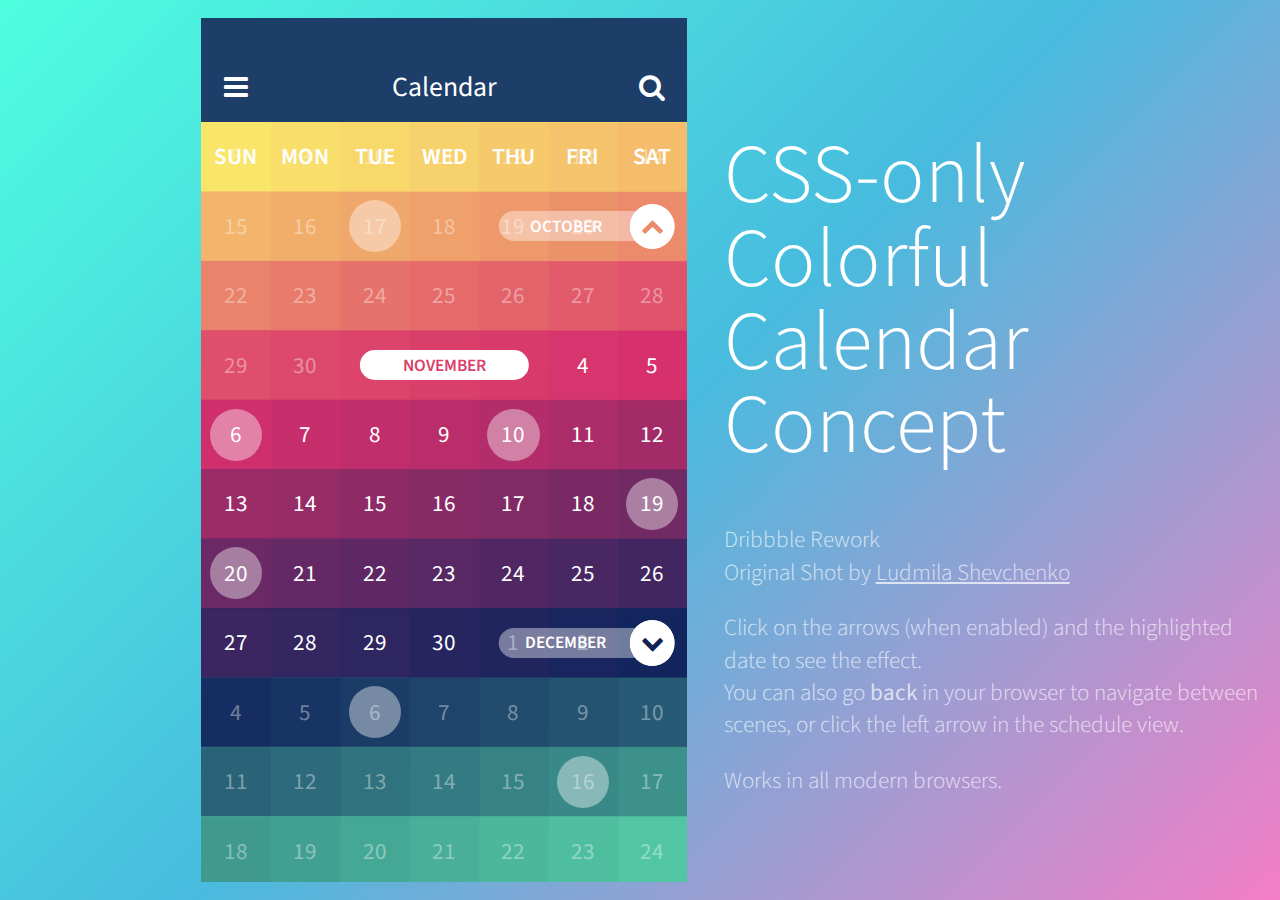
<file: Animated Calender/index.html>
<!DOCTYPE html>
<html>
	<head>
		<title></title>
		<meta charset="utf-8">
		<meta name="viewport" content="width=device-width, initial-scale=1.0">
		<link rel="stylesheet" href="https://stackpath.bootstrapcdn.com/font-awesome/4.7.0/css/font-awesome.min.css" integrity="sha384-wvfXpqpZZVQGK6TAh5PVlGOfQNHSoD2xbE+QkPxCAFlNEevoEH3Sl0sibVcOQVnN" crossorigin="anonymous">
		<link rel="stylesheet" type="text/css" href="style.css">
	</head>
	<body>
		<div class="route" id="index"></div>
<div class="route" id="oct-week-3"></div>
<div class="route" id="oct-week-4"></div>
<div class="route" id="nov-week-1"></div>
<div class="route" id="schedule"></div>
<main class="cal-device">
  <header class="cal-header">
    <div class="cal-subheader"></div>
    <div class="cal-bar">
      <div class="cal-button -left">
        <i class="fa fa-bars -calendar"></i>
        <a href="#index" class="fa fa-chevron-left -schedule"></a>
      </div>
      <div class="cal-title">
        <div class="cal-heading -calendar">Calendar</div>
        <div class="cal-heading -schedule">Wednesday, November 10</div>
      </div>
      <div class="cal-button -right">
        <i class="fa fa-search"></i>
      </div>
    </div>
  </header>
  <section class="cal-app">
    <header class="cal-week">
      <div class="cal-weekday">SUN</div>
      <div class="cal-weekday">MON</div>
      <div class="cal-weekday">TUE</div>
      <div class="cal-weekday">WED</div>
      <div class="cal-weekday">THU</div>
      <div class="cal-weekday">FRI</div>
      <div class="cal-weekday">SAT</div>
    </header>
    <div class="cal-scene -calendar">
      <div class="cal-month -october">
        <header class="cal-header">
          <a class="cal-link" href="#oct-week-1"><span>October</span></a>
          <a class="cal-arrow" href="#nov-week-1"><i class="fa fa-chevron-up"></i></a>
          <a class="cal-arrow" href="#oct-week-4"><i class="fa fa-chevron-up"></i></a>
        </header>
        <a class="cal-day"></a>
        <a class="cal-day"></a>
        <a class="cal-day"></a>
        <a class="cal-day"></a>
        <a class="cal-day"></a>
        <a class="cal-day"></a>
        <a class="cal-day"></a>
        <a class="cal-day"></a>
        <a class="cal-day"></a>
        <a class="cal-day"></a>
        <a class="cal-day"></a>
        <a class="cal-day"></a>
        <a class="cal-day"></a>
        <a class="cal-day"></a>
        <a class="cal-day"></a>
        <a class="cal-day"></a>
        <a href="#schedule"  class="cal-day"></a>
        <a class="cal-day"></a>
        <a class="cal-day"></a>
        <a class="cal-day"></a>
        <a class="cal-day"></a>
        <a class="cal-day"></a>
        <a class="cal-day"></a>
        <a class="cal-day"></a>
        <a class="cal-day"></a>
        <a class="cal-day"></a>
        <a class="cal-day"></a>
        <a class="cal-day"></a>
        <a class="cal-day"></a>
        <a class="cal-day"></a>
      </div>
      <div class="cal-month -november">
        <header class="cal-header">
          <a class="cal-link" href="#nov-week-1"><span>November</span></a>
          <a class="cal-arrow"><i class="fa fa-chevron-up"></i></a>
        </header>
        <a class="cal-day"></a>
        <a class="cal-day"></a>
        <a class="cal-day"></a>
        <a class="cal-day"></a>
        <a class="cal-day"></a>
        <a href="#schedule" class="cal-day"></a>
        <a class="cal-day"></a>
        <a class="cal-day"></a>
        <a class="cal-day"></a>
        <a href="#schedule" class="cal-day"></a>
        <a class="cal-day"></a>
        <a class="cal-day"></a>
        <a class="cal-day"></a>
        <a class="cal-day"></a>
        <a class="cal-day"></a>
        <a class="cal-day"></a>
        <a class="cal-day"></a>
        <a class="cal-day"></a>
        <a href="#schedule" class="cal-day"></a>
        <a href="#schedule" class="cal-day"></a>
        <a class="cal-day"></a>
        <a class="cal-day"></a>
        <a class="cal-day"></a>
        <a class="cal-day"></a>
        <a class="cal-day"></a>
        <a class="cal-day"></a>
        <a class="cal-day"></a>
        <a class="cal-day"></a>
        <a class="cal-day"></a>
        <a class="cal-day"></a>
      </div>
      <div class="cal-month -december">
        <header class="cal-header">
          <a class="cal-link"><span>December</span></a>
          <a class="cal-arrow" href="#nov-week-1"><i class="fa fa-chevron-down"></i></a>
          <a class="cal-arrow" href="#oct-week-3"><i class="fa fa-chevron-down"></i></a>
        </header>
        <a class="cal-day"></a>
        <a class="cal-day"></a>
        <a class="cal-day"></a>
        <a class="cal-day"></a>
        <a class="cal-day"></a>
        <a href="#schedule" class="cal-day"></a>
        <a class="cal-day"></a>
        <a class="cal-day"></a>
        <a class="cal-day"></a>
        <a class="cal-day"></a>
        <a class="cal-day"></a>
        <a class="cal-day"></a>
        <a class="cal-day"></a>
        <a class="cal-day"></a>
        <a class="cal-day"></a>
        <a href="#schedule" class="cal-day"></a>
        <a class="cal-day"></a>
        <a class="cal-day"></a>
        <a class="cal-day"></a>
        <a class="cal-day"></a>
        <a class="cal-day"></a>
        <a class="cal-day"></a>
        <a class="cal-day"></a>
        <a class="cal-day"></a>
        <a class="cal-day"></a>
        <a class="cal-day"></a>
        <a class="cal-day"></a>
        <a class="cal-day"></a>
        <a class="cal-day"></a>
        <a class="cal-day"></a>
        <a class="cal-day"></a>
      </div>
      <div class="cal-month -january">
        <header class="cal-header">
          <div class="cal-link"><span>January</span></div>
          <a class="cal-arrow" href="#oct-week-4"><i class="fa fa-chevron-down"></i></a>
        </header>
        <a class="cal-day"></a>
        <a class="cal-day"></a>
        <a class="cal-day"></a>
        <a class="cal-day"></a>
        <a class="cal-day"></a>
        <a class="cal-day"></a>
        <a class="cal-day"></a>
        <a class="cal-day"></a>
        <a class="cal-day"></a>
        <a class="cal-day"></a>
        <a class="cal-day"></a>
        <a class="cal-day"></a>
        <a class="cal-day"></a>
        <a class="cal-day"></a>
      </div>
    </div>
    <div class="cal-scene -schedule">
      <div class="cal-item">
        <div class="cal-time"><span>08:00</span></div>
        <div class="cal-task">
          <p>wake up</p>
        </div>
      </div>
      <div class="cal-item -long">
        <div class="cal-time"><span>12:15</span></div>
        <div class="cal-task">
          <p>meeting with the team, discussing the project requirements</p>
        </div>
      </div>
      <div class="cal-item">
        <div class="cal-time"><span>13:00</span></div>
        <div class="cal-task">
          <p>lunch with Peter</p>
          <a><i class="fa fa-map-marker"></i>cafe <q>Petit brasserie</q></a>
        </div>
      </div>
      <div class="cal-item">
        <div class="cal-time"><span>14:30</span></div>
        <div class="cal-task">
          <p>call with Johnathan and Stevie</p>
        </div>
      </div>
      <div class="cal-item -long">
        <div class="cal-time"><span>16:45</span></div>
        <div class="cal-task">
          <p>project presentation</p>
          <a><i class="fa fa-map-marker"></i>Head Office</a>
        </div>
      </div>
      <div class="cal-item">
        <div class="cal-time"><span>18:00</span></div>
        <div class="cal-task">
          <p>call with Johnathan and Stevie</p>
        </div>
      </div>
      <div class="cal-item -long">
        <div class="cal-time"><span>19:00</span></div>
        <div class="cal-task">
          <p>David's birthday party</p>
          <a><i class="fa fa-map-marker"></i>bar <q>Tailor's John</q></a>
        </div>
      </div>
      <div class="cal-item">
        <div class="cal-time"></div>
        <div class="cal-task"></div>
      </div>
    </div>
  </section>
</main>
<div class="meta">
  <h1>CSS-only Colorful <br>Calendar Concept</h1>
  <p>
    Dribbble Rework<br />
    Original Shot by <a href="https://dribbble.com/shots/2335073-Calendar-App-Animation" target="_blank">Ludmila Shevchenko</a>
  </p>
  <p>
    Click on the arrows (when enabled) and the highlighted date to see the effect.<br>
    You can also go <strong>back</strong> in your browser to navigate between scenes, or click the left arrow in the schedule view.
  </p>
  <p>
    Works in all modern browsers.
  </p>
</div>
		<script type="text/javascript"></script>
	</body>
</html>
</file>
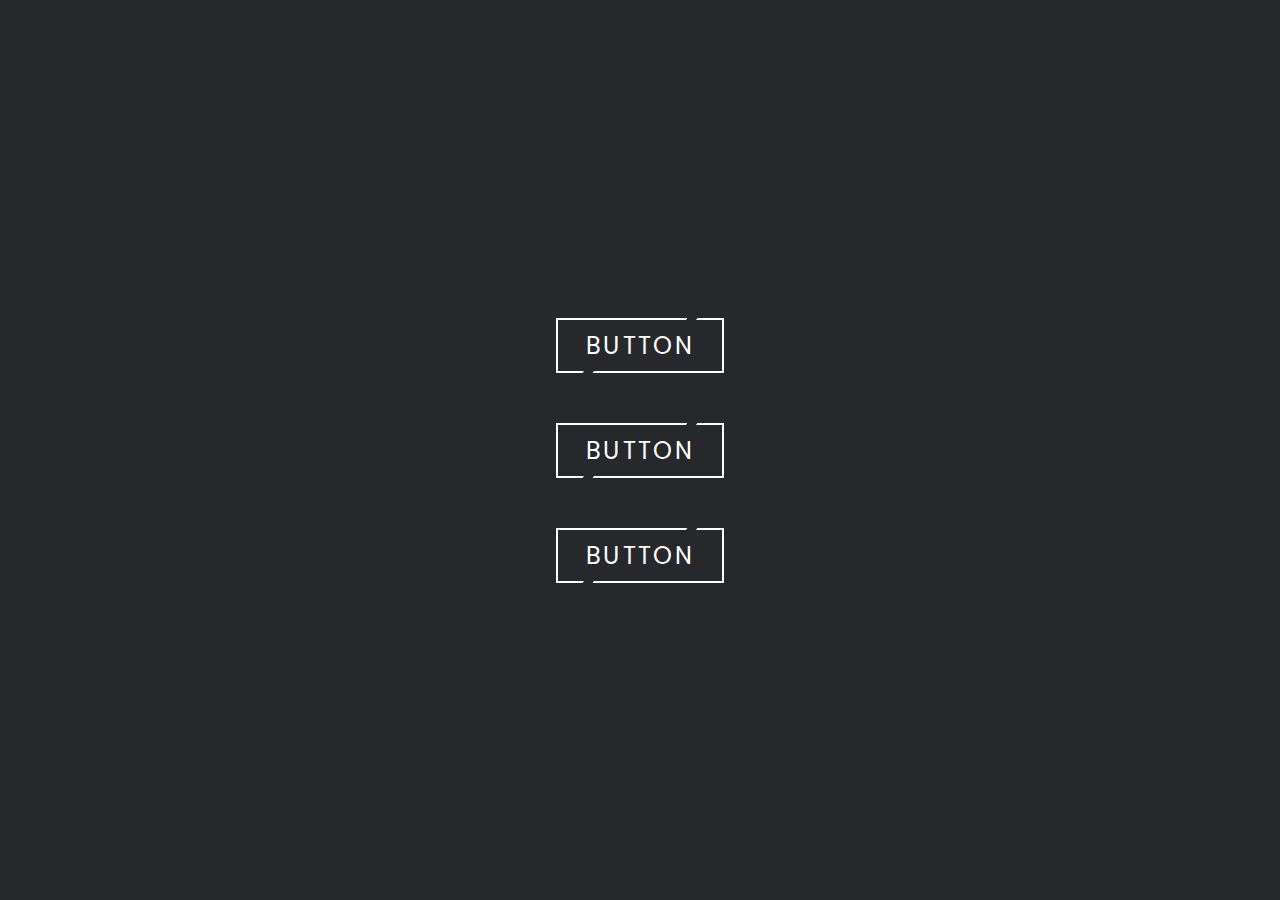
<file: Modern CSS Glowing Button Hover Effects/index.html>
<!DOCTYPE html>
<html lang="en" >
<head>
  <meta charset="UTF-8">
  <title>Cool CSS Glowing Button</title>
  <link rel="stylesheet" href="style.css">

</head>
<body>
<!-- partial:index.partial.html -->
<body>
  <a href="#" style="--clr:#1e9bff"><span>Button</span><i></i></a>
  <a href="#" style="--clr:#6eff3e"><span>Button</span><i></i></a>
  <a href="#" style="--clr:#ff1867"><span>Button</span><i></i></a>
</body>
<!-- partial -->
  
</body>
</html>
</file>
<file: Animated Calender/style.css>
@import url(https://fonts.googleapis.com/css?family=Source+Sans+Pro:300,400,600);
 .cal-scene, .cal-button > *, .cal-title > .cal-heading, .cal-day {
	 transition: all 0.6s cubic-bezier(0.645, 0.045, 0.355, 1);
}
 [id="index"]:target ~ .cal-device .cal-scene.-calendar > .cal-month, [id="index"]:target ~ .cal-device .cal-scene.-calendar > .cal-header {
	 animation: fade-in 0.6s 0.3s cubic-bezier(0.645, 0.045, 0.355, 1) both;
}
 @keyframes fade-in {
	 from {
		 opacity: 0;
	}
	 to {
		 opacity: 1;
	}
}
 [id="oct-week-3"]:target ~ .cal-device [href="#oct-week-3"] {
	 cursor: default;
}
 [id="oct-week-3"]:target ~ .cal-device .cal-app {
	 background: linear-gradient(#fbec6b, #f4bc6b, #eb8b6b, #e0536b, #d6306d, #a32c68, #722a65, #422662, #12255d, #275b75, #3c918b, #52c6a2, #66f8b6);
}
 [id="oct-week-4"]:target ~ .cal-device .cal-month {
	 transform: translateY(-7.7142857143vh);
}
 [id="oct-week-4"]:target ~ .cal-device .cal-month.-october > .cal-header {
	 transform: translateY(7.7142857143vh) translateX(30.8571428571vh);
}
 [id="oct-week-4"]:target ~ .cal-device .cal-scene.-calendar:before {
	 box-shadow: 0vh 7.7142857143vh #f3b56b, 7.7142857143vh 7.7142857143vh #f1ae6b, 15.4285714286vh 7.7142857143vh #f0a76b, 23.1428571429vh 7.7142857143vh #efa06b, 30.8571428571vh 7.7142857143vh #ee996b, 38.5714285714vh 7.7142857143vh #ec926b, 46.2857142857vh 7.7142857143vh #eb8b6b, 0vh 15.4285714286vh #e9836b, 7.7142857143vh 15.4285714286vh #e87b6b, 15.4285714286vh 15.4285714286vh #e6736b, 23.1428571429vh 15.4285714286vh #e56b6b, 30.8571428571vh 15.4285714286vh #e3636b, 38.5714285714vh 15.4285714286vh #e25b6b, 46.2857142857vh 15.4285714286vh #e0536b, 0vh 23.1428571429vh #df4e6b, 7.7142857143vh 23.1428571429vh #dd496c, 15.4285714286vh 23.1428571429vh #dc446c, 23.1428571429vh 23.1428571429vh #da3f6c, 30.8571428571vh 23.1428571429vh #d93a6c, 38.5714285714vh 23.1428571429vh #d7356d, 46.2857142857vh 23.1428571429vh #d6306d, 0vh 30.8571428571vh #cf2f6c, 7.7142857143vh 30.8571428571vh #c72f6c, 15.4285714286vh 30.8571428571vh #c02e6b, 23.1428571429vh 30.8571428571vh #b92e6a, 30.8571428571vh 30.8571428571vh #b22d69, 38.5714285714vh 30.8571428571vh #aa2d69, 46.2857142857vh 30.8571428571vh #a32c68, 0vh 38.5714285714vh #9c2c68, 7.7142857143vh 38.5714285714vh #952b67, 15.4285714286vh 38.5714285714vh #8e2b67, 23.1428571429vh 38.5714285714vh #872b66, 30.8571428571vh 38.5714285714vh #802b66, 38.5714285714vh 38.5714285714vh #792a65, 46.2857142857vh 38.5714285714vh #722a65, 0vh 46.2857142857vh #6b2965, 7.7142857143vh 46.2857142857vh #642964, 15.4285714286vh 46.2857142857vh #5d2864, 23.1428571429vh 46.2857142857vh #572863, 30.8571428571vh 46.2857142857vh #502763, 38.5714285714vh 46.2857142857vh #492762, 46.2857142857vh 46.2857142857vh #422662, 0vh 54vh #3b2661, 7.7142857143vh 54vh #342661, 15.4285714286vh 54vh #2d2660, 23.1428571429vh 54vh #27255f, 30.8571428571vh 54vh #20255e, 38.5714285714vh 54vh #19255e, 46.2857142857vh 54vh #12255d, 0vh 61.7142857143vh #152d60, 7.7142857143vh 61.7142857143vh #183464, 15.4285714286vh 61.7142857143vh #1b3c67, 23.1428571429vh 61.7142857143vh #1e446b, 30.8571428571vh 61.7142857143vh #214c6e, 38.5714285714vh 61.7142857143vh #245372, 46.2857142857vh 61.7142857143vh #275b75, 0vh 69.4285714286vh #2a6378, 7.7142857143vh 69.4285714286vh #2d6a7b, 15.4285714286vh 69.4285714286vh #30727e, 23.1428571429vh 69.4285714286vh #337a82, 30.8571428571vh 69.4285714286vh #368285, 38.5714285714vh 69.4285714286vh #398988, 46.2857142857vh 69.4285714286vh #3c918b, 0vh 77.1428571429vh #3f998e, 7.7142857143vh 77.1428571429vh #42a092, 15.4285714286vh 77.1428571429vh #45a895, 23.1428571429vh 77.1428571429vh #49af98, 30.8571428571vh 77.1428571429vh #4cb79b, 38.5714285714vh 77.1428571429vh #4fbe9f, 46.2857142857vh 77.1428571429vh #52c6a2, 0vh 84.8571428571vh #55cda5, 7.7142857143vh 84.8571428571vh #58d4a8, 15.4285714286vh 84.8571428571vh #5bdbab, 23.1428571429vh 84.8571428571vh #5de3ad, 30.8571428571vh 84.8571428571vh #60eab0, 38.5714285714vh 84.8571428571vh #63f1b3, 46.2857142857vh 84.8571428571vh #66f8b6, 0vh 92.5714285714vh #6df8b9, 7.7142857143vh 92.5714285714vh #74f9bd, 15.4285714286vh 92.5714285714vh #7bf9c0, 23.1428571429vh 92.5714285714vh #82f9c3, 30.8571428571vh 92.5714285714vh #89fac7, 38.5714285714vh 92.5714285714vh #90faca, 46.2857142857vh 92.5714285714vh #97facd;
}
 [id="oct-week-4"]:target ~ .cal-device .cal-app {
	 background: linear-gradient(#f4bc6b, #eb8b6b, #e0536b, #d6306d, #a32c68, #722a65, #422662, #12255d, #275b75, #3c918b, #52c6a2, #66f8b6);
}
 [id="oct-week-4"]:target ~ .cal-device [href="#oct-week-4"] {
	 z-index: -1;
}
 [id="nov-week-1"]:target ~ .cal-device .cal-month {
	 transform: translateY(-15.4285714286vh);
}
 [id="nov-week-1"]:target ~ .cal-device .cal-month.-october > .cal-header {
	 transform: translateY(7.7142857143vh) translateX(30.8571428571vh);
	 opacity: 0;
}
 [id="nov-week-1"]:target ~ .cal-device .cal-app {
	 background: linear-gradient(#eb8b6b, #e0536b, #d6306d, #a32c68, #722a65, #422662, #12255d, #275b75, #3c918b, #52c6a2, #66f8b6);
}
 [id="nov-week-1"]:target ~ .cal-device .cal-scene.-calendar:before {
	 box-shadow: 0vh 7.7142857143vh #e9836b, 7.7142857143vh 7.7142857143vh #e87b6b, 15.4285714286vh 7.7142857143vh #e6736b, 23.1428571429vh 7.7142857143vh #e56b6b, 30.8571428571vh 7.7142857143vh #e3636b, 38.5714285714vh 7.7142857143vh #e25b6b, 46.2857142857vh 7.7142857143vh #e0536b, 0vh 15.4285714286vh #df4e6b, 7.7142857143vh 15.4285714286vh #dd496c, 15.4285714286vh 15.4285714286vh #dc446c, 23.1428571429vh 15.4285714286vh #da3f6c, 30.8571428571vh 15.4285714286vh #d93a6c, 38.5714285714vh 15.4285714286vh #d7356d, 46.2857142857vh 15.4285714286vh #d6306d, 0vh 23.1428571429vh #cf2f6c, 7.7142857143vh 23.1428571429vh #c72f6c, 15.4285714286vh 23.1428571429vh #c02e6b, 23.1428571429vh 23.1428571429vh #b92e6a, 30.8571428571vh 23.1428571429vh #b22d69, 38.5714285714vh 23.1428571429vh #aa2d69, 46.2857142857vh 23.1428571429vh #a32c68, 0vh 30.8571428571vh #9c2c68, 7.7142857143vh 30.8571428571vh #952b67, 15.4285714286vh 30.8571428571vh #8e2b67, 23.1428571429vh 30.8571428571vh #872b66, 30.8571428571vh 30.8571428571vh #802b66, 38.5714285714vh 30.8571428571vh #792a65, 46.2857142857vh 30.8571428571vh #722a65, 0vh 38.5714285714vh #6b2965, 7.7142857143vh 38.5714285714vh #642964, 15.4285714286vh 38.5714285714vh #5d2864, 23.1428571429vh 38.5714285714vh #572863, 30.8571428571vh 38.5714285714vh #502763, 38.5714285714vh 38.5714285714vh #492762, 46.2857142857vh 38.5714285714vh #422662, 0vh 46.2857142857vh #3b2661, 7.7142857143vh 46.2857142857vh #342661, 15.4285714286vh 46.2857142857vh #2d2660, 23.1428571429vh 46.2857142857vh #27255f, 30.8571428571vh 46.2857142857vh #20255e, 38.5714285714vh 46.2857142857vh #19255e, 46.2857142857vh 46.2857142857vh #12255d, 0vh 54vh #152d60, 7.7142857143vh 54vh #183464, 15.4285714286vh 54vh #1b3c67, 23.1428571429vh 54vh #1e446b, 30.8571428571vh 54vh #214c6e, 38.5714285714vh 54vh #245372, 46.2857142857vh 54vh #275b75, 0vh 61.7142857143vh #2a6378, 7.7142857143vh 61.7142857143vh #2d6a7b, 15.4285714286vh 61.7142857143vh #30727e, 23.1428571429vh 61.7142857143vh #337a82, 30.8571428571vh 61.7142857143vh #368285, 38.5714285714vh 61.7142857143vh #398988, 46.2857142857vh 61.7142857143vh #3c918b, 0vh 69.4285714286vh #3f998e, 7.7142857143vh 69.4285714286vh #42a092, 15.4285714286vh 69.4285714286vh #45a895, 23.1428571429vh 69.4285714286vh #49af98, 30.8571428571vh 69.4285714286vh #4cb79b, 38.5714285714vh 69.4285714286vh #4fbe9f, 46.2857142857vh 69.4285714286vh #52c6a2, 0vh 77.1428571429vh #55cda5, 7.7142857143vh 77.1428571429vh #58d4a8, 15.4285714286vh 77.1428571429vh #5bdbab, 23.1428571429vh 77.1428571429vh #5de3ad, 30.8571428571vh 77.1428571429vh #60eab0, 38.5714285714vh 77.1428571429vh #63f1b3, 46.2857142857vh 77.1428571429vh #66f8b6, 0vh 84.8571428571vh #6df8b9, 7.7142857143vh 84.8571428571vh #74f9bd, 15.4285714286vh 84.8571428571vh #7bf9c0, 23.1428571429vh 84.8571428571vh #82f9c3, 30.8571428571vh 84.8571428571vh #89fac7, 38.5714285714vh 84.8571428571vh #90faca, 46.2857142857vh 84.8571428571vh #97facd;
}
 [id="nov-week-2"]:target ~ .cal-device .cal-month {
	 transform: translateY(-23.1428571429vh);
}
 [id="nov-week-2"]:target ~ .cal-device .cal-month.-october > .cal-header {
	 opacity: 0;
}
 [id="nov-week-2"]:target ~ .cal-device .cal-scene.-calendar:before {
	 box-shadow: 0vh 7.7142857143vh #df4e6b, 7.7142857143vh 7.7142857143vh #dd496c, 15.4285714286vh 7.7142857143vh #dc446c, 23.1428571429vh 7.7142857143vh #da3f6c, 30.8571428571vh 7.7142857143vh #d93a6c, 38.5714285714vh 7.7142857143vh #d7356d, 46.2857142857vh 7.7142857143vh #d6306d, 0vh 15.4285714286vh #cf2f6c, 7.7142857143vh 15.4285714286vh #c72f6c, 15.4285714286vh 15.4285714286vh #c02e6b, 23.1428571429vh 15.4285714286vh #b92e6a, 30.8571428571vh 15.4285714286vh #b22d69, 38.5714285714vh 15.4285714286vh #aa2d69, 46.2857142857vh 15.4285714286vh #a32c68, 0vh 23.1428571429vh #9c2c68, 7.7142857143vh 23.1428571429vh #952b67, 15.4285714286vh 23.1428571429vh #8e2b67, 23.1428571429vh 23.1428571429vh #872b66, 30.8571428571vh 23.1428571429vh #802b66, 38.5714285714vh 23.1428571429vh #792a65, 46.2857142857vh 23.1428571429vh #722a65, 0vh 30.8571428571vh #6b2965, 7.7142857143vh 30.8571428571vh #642964, 15.4285714286vh 30.8571428571vh #5d2864, 23.1428571429vh 30.8571428571vh #572863, 30.8571428571vh 30.8571428571vh #502763, 38.5714285714vh 30.8571428571vh #492762, 46.2857142857vh 30.8571428571vh #422662, 0vh 38.5714285714vh #3b2661, 7.7142857143vh 38.5714285714vh #342661, 15.4285714286vh 38.5714285714vh #2d2660, 23.1428571429vh 38.5714285714vh #27255f, 30.8571428571vh 38.5714285714vh #20255e, 38.5714285714vh 38.5714285714vh #19255e, 46.2857142857vh 38.5714285714vh #12255d, 0vh 46.2857142857vh #152d60, 7.7142857143vh 46.2857142857vh #183464, 15.4285714286vh 46.2857142857vh #1b3c67, 23.1428571429vh 46.2857142857vh #1e446b, 30.8571428571vh 46.2857142857vh #214c6e, 38.5714285714vh 46.2857142857vh #245372, 46.2857142857vh 46.2857142857vh #275b75, 0vh 54vh #2a6378, 7.7142857143vh 54vh #2d6a7b, 15.4285714286vh 54vh #30727e, 23.1428571429vh 54vh #337a82, 30.8571428571vh 54vh #368285, 38.5714285714vh 54vh #398988, 46.2857142857vh 54vh #3c918b, 0vh 61.7142857143vh #3f998e, 7.7142857143vh 61.7142857143vh #42a092, 15.4285714286vh 61.7142857143vh #45a895, 23.1428571429vh 61.7142857143vh #49af98, 30.8571428571vh 61.7142857143vh #4cb79b, 38.5714285714vh 61.7142857143vh #4fbe9f, 46.2857142857vh 61.7142857143vh #52c6a2, 0vh 69.4285714286vh #55cda5, 7.7142857143vh 69.4285714286vh #58d4a8, 15.4285714286vh 69.4285714286vh #5bdbab, 23.1428571429vh 69.4285714286vh #5de3ad, 30.8571428571vh 69.4285714286vh #60eab0, 38.5714285714vh 69.4285714286vh #63f1b3, 46.2857142857vh 69.4285714286vh #66f8b6, 0vh 77.1428571429vh #6df8b9, 7.7142857143vh 77.1428571429vh #74f9bd, 15.4285714286vh 77.1428571429vh #7bf9c0, 23.1428571429vh 77.1428571429vh #82f9c3, 30.8571428571vh 77.1428571429vh #89fac7, 38.5714285714vh 77.1428571429vh #90faca, 46.2857142857vh 77.1428571429vh #97facd;
}
 [id="nov-week-2"]:target ~ .cal-device .cal-app {
	 background: linear-gradient(#e0536b, #d6306d, #a32c68, #722a65, #422662, #12255d, #275b75, #3c918b, #52c6a2, #66f8b6);
}
 [id="schedule"]:target ~ .cal-device .cal-bar .-schedule {
	 opacity: 1;
}
 [id="schedule"]:target ~ .cal-device .cal-bar .-calendar {
	 opacity: 0;
}
 [id="schedule"]:target ~ .cal-device .cal-scene.-schedule {
	 opacity: 1;
	 z-index: 2;
}
 [id="schedule"]:target ~ .cal-device .cal-time > *, [id="schedule"]:target ~ .cal-device .cal-task > * {
	 transform: translateX(0);
}
 [id="schedule"]:target ~ .cal-device .cal-item:nth-child(1) .cal-time > *, [id="schedule"]:target ~ .cal-device .cal-item:nth-child(1) .cal-task > * {
	 transition-delay: 0s;
}
 [id="schedule"]:target ~ .cal-device .cal-item:nth-child(2) .cal-time > *, [id="schedule"]:target ~ .cal-device .cal-item:nth-child(2) .cal-task > * {
	 transition-delay: 0.06s;
}
 [id="schedule"]:target ~ .cal-device .cal-item:nth-child(3) .cal-time > *, [id="schedule"]:target ~ .cal-device .cal-item:nth-child(3) .cal-task > * {
	 transition-delay: 0.12s;
}
 [id="schedule"]:target ~ .cal-device .cal-item:nth-child(4) .cal-time > *, [id="schedule"]:target ~ .cal-device .cal-item:nth-child(4) .cal-task > * {
	 transition-delay: 0.18s;
}
 [id="schedule"]:target ~ .cal-device .cal-item:nth-child(5) .cal-time > *, [id="schedule"]:target ~ .cal-device .cal-item:nth-child(5) .cal-task > * {
	 transition-delay: 0.24s;
}
 [id="schedule"]:target ~ .cal-device .cal-item:nth-child(6) .cal-time > *, [id="schedule"]:target ~ .cal-device .cal-item:nth-child(6) .cal-task > * {
	 transition-delay: 0.3s;
}
 [id="schedule"]:target ~ .cal-device .cal-item:nth-child(7) .cal-time > *, [id="schedule"]:target ~ .cal-device .cal-item:nth-child(7) .cal-task > * {
	 transition-delay: 0.36s;
}
 [id="schedule"]:target ~ .cal-device .cal-scene.-calendar, [id="schedule"]:target ~ .cal-device .cal-scene.-calendar * {
	 transition-delay: 0.6s;
}
 .cal-device {
	 width: 54vh;
	 height: 96vh;
	 background: white;
}
 .cal-device > .cal-header {
	 height: 11.5714285714vh;
	 background: #1c3e69;
}
 .cal-app {
	 height: 84.4285714286vh;
	 width: 100%;
	 background: linear-gradient(#fbec6b, #f4bc6b, #eb8b6b, #e0536b, #d6306d, #a32c68, #722a65, #422662, #12255d, #275b75, #3c918b, #52c6a2, #66f8b6);
}
 .cal-week {
	 height: 7.7142857143vh;
	 width: 100%;
	 display: flex;
	 flex-direction: row;
}
 .cal-weekday {
	 color: white;
	 width: 7.7142857143vh;
	 display: flex;
	 justify-content: center;
	 align-items: center;
	 z-index: 1;
	 font-weight: 600;
	 font-size: 2.5714285714vh;
}
 .fa {
	 font-size: 2.5714285714vh;
}
 .cal-scene {
	 width: 100%;
	 height: 100%;
	 position: absolute;
	 top: 0;
	 left: 0;
	 overflow: hidden;
}
 .cal-scene.-calendar:before {
	 content: '';
	 display: block;
	 height: 7.7142857143vh;
	 width: 7.7142857143vh;
	 position: absolute;
	 top: -7.7142857143vh;
	 left: 0;
	 box-shadow: 0vh 7.7142857143vh #fae56b, 7.7142857143vh 7.7142857143vh #f9de6b, 15.4285714286vh 7.7142857143vh #f8d76b, 23.1428571429vh 7.7142857143vh #f7d16b, 30.8571428571vh 7.7142857143vh #f6ca6b, 38.5714285714vh 7.7142857143vh #f5c36b, 46.2857142857vh 7.7142857143vh #f4bc6b, 0vh 15.4285714286vh #f3b56b, 7.7142857143vh 15.4285714286vh #f1ae6b, 15.4285714286vh 15.4285714286vh #f0a76b, 23.1428571429vh 15.4285714286vh #efa06b, 30.8571428571vh 15.4285714286vh #ee996b, 38.5714285714vh 15.4285714286vh #ec926b, 46.2857142857vh 15.4285714286vh #eb8b6b, 0vh 23.1428571429vh #e9836b, 7.7142857143vh 23.1428571429vh #e87b6b, 15.4285714286vh 23.1428571429vh #e6736b, 23.1428571429vh 23.1428571429vh #e56b6b, 30.8571428571vh 23.1428571429vh #e3636b, 38.5714285714vh 23.1428571429vh #e25b6b, 46.2857142857vh 23.1428571429vh #e0536b, 0vh 30.8571428571vh #df4e6b, 7.7142857143vh 30.8571428571vh #dd496c, 15.4285714286vh 30.8571428571vh #dc446c, 23.1428571429vh 30.8571428571vh #da3f6c, 30.8571428571vh 30.8571428571vh #d93a6c, 38.5714285714vh 30.8571428571vh #d7356d, 46.2857142857vh 30.8571428571vh #d6306d, 0vh 38.5714285714vh #cf2f6c, 7.7142857143vh 38.5714285714vh #c72f6c, 15.4285714286vh 38.5714285714vh #c02e6b, 23.1428571429vh 38.5714285714vh #b92e6a, 30.8571428571vh 38.5714285714vh #b22d69, 38.5714285714vh 38.5714285714vh #aa2d69, 46.2857142857vh 38.5714285714vh #a32c68, 0vh 46.2857142857vh #9c2c68, 7.7142857143vh 46.2857142857vh #952b67, 15.4285714286vh 46.2857142857vh #8e2b67, 23.1428571429vh 46.2857142857vh #872b66, 30.8571428571vh 46.2857142857vh #802b66, 38.5714285714vh 46.2857142857vh #792a65, 46.2857142857vh 46.2857142857vh #722a65, 0vh 54vh #6b2965, 7.7142857143vh 54vh #642964, 15.4285714286vh 54vh #5d2864, 23.1428571429vh 54vh #572863, 30.8571428571vh 54vh #502763, 38.5714285714vh 54vh #492762, 46.2857142857vh 54vh #422662, 0vh 61.7142857143vh #3b2661, 7.7142857143vh 61.7142857143vh #342661, 15.4285714286vh 61.7142857143vh #2d2660, 23.1428571429vh 61.7142857143vh #27255f, 30.8571428571vh 61.7142857143vh #20255e, 38.5714285714vh 61.7142857143vh #19255e, 46.2857142857vh 61.7142857143vh #12255d, 0vh 69.4285714286vh #152d60, 7.7142857143vh 69.4285714286vh #183464, 15.4285714286vh 69.4285714286vh #1b3c67, 23.1428571429vh 69.4285714286vh #1e446b, 30.8571428571vh 69.4285714286vh #214c6e, 38.5714285714vh 69.4285714286vh #245372, 46.2857142857vh 69.4285714286vh #275b75, 0vh 77.1428571429vh #2a6378, 7.7142857143vh 77.1428571429vh #2d6a7b, 15.4285714286vh 77.1428571429vh #30727e, 23.1428571429vh 77.1428571429vh #337a82, 30.8571428571vh 77.1428571429vh #368285, 38.5714285714vh 77.1428571429vh #398988, 46.2857142857vh 77.1428571429vh #3c918b, 0vh 84.8571428571vh #3f998e, 7.7142857143vh 84.8571428571vh #42a092, 15.4285714286vh 84.8571428571vh #45a895, 23.1428571429vh 84.8571428571vh #49af98, 30.8571428571vh 84.8571428571vh #4cb79b, 38.5714285714vh 84.8571428571vh #4fbe9f, 46.2857142857vh 84.8571428571vh #52c6a2, 0vh 92.5714285714vh #55cda5, 7.7142857143vh 92.5714285714vh #58d4a8, 15.4285714286vh 92.5714285714vh #5bdbab, 23.1428571429vh 92.5714285714vh #5de3ad, 30.8571428571vh 92.5714285714vh #60eab0, 38.5714285714vh 92.5714285714vh #63f1b3, 46.2857142857vh 92.5714285714vh #66f8b6, 0vh 100.2857142857vh #6df8b9, 7.7142857143vh 100.2857142857vh #74f9bd, 15.4285714286vh 100.2857142857vh #7bf9c0, 23.1428571429vh 100.2857142857vh #82f9c3, 30.8571428571vh 100.2857142857vh #89fac7, 38.5714285714vh 100.2857142857vh #90faca, 46.2857142857vh 100.2857142857vh #97facd;
	 transition: box-shadow 0.6s cubic-bezier(0.645, 0.045, 0.355, 1);
}
 .cal-scene.-schedule {
	 z-index: -1;
	 opacity: 0;
}
 [id="nov-week-1"]:target ~ .cal-device .cal-month.-november > .cal-header, [id="nov-week-2"]:target ~ .cal-device .cal-month.-november > .cal-header, .cal-device .cal-month.-october > .cal-header, .cal-device .cal-month.-december > .cal-header, .cal-device .cal-month.-january > .cal-header, .cal-month:first-child > .cal-header {
	 transform: translateX(30.8571428571vh);
}
 [id="nov-week-1"]:target ~ .cal-device .cal-month.-november > .cal-header > .cal-link, [id="nov-week-2"]:target ~ .cal-device .cal-month.-november > .cal-header > .cal-link, .cal-device .cal-month.-october > .cal-header > .cal-link, .cal-device .cal-month.-december > .cal-header > .cal-link, .cal-device .cal-month.-january > .cal-header > .cal-link, .cal-month:first-child > .cal-header > .cal-link {
	 background-color: rgba(255, 255, 255, 0.4);
}
 [id="nov-week-1"]:target ~ .cal-device .cal-month.-november > .cal-header > .cal-link > span, [id="nov-week-2"]:target ~ .cal-device .cal-month.-november > .cal-header > .cal-link > span, .cal-device .cal-month.-october > .cal-header > .cal-link > span, .cal-device .cal-month.-december > .cal-header > .cal-link > span, .cal-device .cal-month.-january > .cal-header > .cal-link > span, .cal-month:first-child > .cal-header > .cal-link > span {
	 transform: translateX(calc(-50% - 1.9285714286vh)) translateY(-50%);
	 color: white;
}
 [id="nov-week-1"]:target ~ .cal-device .cal-month.-november > .cal-header > .cal-arrow, [id="nov-week-2"]:target ~ .cal-device .cal-month.-november > .cal-header > .cal-arrow, .cal-device .cal-month.-october > .cal-header > .cal-arrow, .cal-device .cal-month.-december > .cal-header > .cal-arrow, .cal-device .cal-month.-january > .cal-header > .cal-arrow, .cal-month:first-child > .cal-header > .cal-arrow {
	 opacity: 1;
	 pointer-events: inherit;
}
 [id="nov-week-1"]:target ~ .cal-device .cal-month.-november .cal-day, [id="nov-week-2"]:target ~ .cal-device .cal-month.-november .cal-day, .cal-device .cal-month.-october .cal-day, .cal-device .cal-month.-december .cal-day, .cal-device .cal-month.-january .cal-day, .cal-month:first-child .cal-day {
	 color: rgba(255, 255, 255, 0.4);
}
 [id="nov-week-1"]:target ~ .cal-device .cal-month.-november.-october .cal-arrow, [id="nov-week-2"]:target ~ .cal-device .cal-month.-november.-october .cal-arrow, .cal-device .cal-month.-october .cal-arrow, .cal-device .cal-month.-december.-october .cal-arrow, .cal-device .cal-month.-january.-october .cal-arrow, .cal-month:first-child.-october .cal-arrow {
	 color: #eb8b6b;
}
 [id="nov-week-1"]:target ~ .cal-device .cal-month.-november .cal-arrow, [id="nov-week-2"]:target ~ .cal-device .cal-month.-november .cal-arrow, .cal-device .cal-month.-october.-november .cal-arrow, .cal-device .cal-month.-december.-november .cal-arrow, .cal-device .cal-month.-january.-november .cal-arrow, .cal-month:first-child.-november .cal-arrow {
	 color: #d6306d;
}
 [id="nov-week-1"]:target ~ .cal-device .cal-month.-november.-december .cal-arrow, [id="nov-week-2"]:target ~ .cal-device .cal-month.-november.-december .cal-arrow, .cal-device .cal-month.-october.-december .cal-arrow, .cal-device .cal-month.-december .cal-arrow, .cal-device .cal-month.-january.-december .cal-arrow, .cal-month:first-child.-december .cal-arrow {
	 color: #102152;
}
 [id="nov-week-1"]:target ~ .cal-device .cal-month.-november.-january .cal-arrow, [id="nov-week-2"]:target ~ .cal-device .cal-month.-november.-january .cal-arrow, .cal-device .cal-month.-october.-january .cal-arrow, .cal-device .cal-month.-december.-january .cal-arrow, .cal-device .cal-month.-january .cal-arrow, .cal-month:first-child.-january .cal-arrow {
	 color: #97facd;
}
 [id="nov-week-1"]:target ~ .cal-device .cal-month.-december > .cal-header, [id="nov-week-2"]:target ~ .cal-device .cal-month.-december > .cal-header, .cal-device .cal-month.-november > .cal-header {
	 transform: translateX(15.4285714286vh);
}
 [id="nov-week-1"]:target ~ .cal-device .cal-month.-december .cal-link, [id="nov-week-2"]:target ~ .cal-device .cal-month.-december .cal-link, .cal-device .cal-month.-november .cal-link {
	 background-color: white;
	 color: gray;
}
 [id="nov-week-1"]:target ~ .cal-device .cal-month.-december .cal-link > span, [id="nov-week-2"]:target ~ .cal-device .cal-month.-december .cal-link > span, .cal-device .cal-month.-november .cal-link > span {
	 transform: translateX(-50%) translateY(-50%);
}
 [id="nov-week-1"]:target ~ .cal-device .cal-month.-december .cal-arrow, [id="nov-week-2"]:target ~ .cal-device .cal-month.-december .cal-arrow, .cal-device .cal-month.-november .cal-arrow {
	 opacity: 0;
	 pointer-events: none;
}
 [id="nov-week-1"]:target ~ .cal-device .cal-month.-december .cal-day, [id="nov-week-2"]:target ~ .cal-device .cal-month.-december .cal-day, .cal-device .cal-month.-november .cal-day {
	 color: white;
}
 [id="nov-week-1"]:target ~ .cal-device .cal-month.-december.-november .cal-link span, [id="nov-week-2"]:target ~ .cal-device .cal-month.-december.-november .cal-link span, .cal-device .cal-month.-november .cal-link span {
	 color: #da3f6c;
}
 [id="nov-week-1"]:target ~ .cal-device .cal-month.-december .cal-link span, [id="nov-week-2"]:target ~ .cal-device .cal-month.-december .cal-link span, .cal-device .cal-month.-november.-december .cal-link span {
	 color: #26255f;
}
 .cal-month {
	 display: block;
	 counter-reset: month;
	 transition: transform 0.6s cubic-bezier(0.645, 0.045, 0.355, 1);
	 z-index: 1;
}
 .cal-month:first-child {
	 margin-top: -7.7142857143vh;
}
 .cal-month:first-child > .cal-header {
	 top: 15.4285714286vh;
}
 .cal-month:first-child ~ .cal-month {
	 margin-top: -7.7142857143vh;
}
 .cal-month > .cal-header {
	 position: absolute;
	 height: 7.7142857143vh;
	 width: 23.1428571429vh;
	 padding: 2.2040816327vh;
	 z-index: 1;
	 transition: all 0.6s cubic-bezier(0.645, 0.045, 0.355, 1);
}
 .cal-month > .cal-header > .cal-link {
	 display: block;
	 height: 100%;
	 width: 100%;
	 font-size: 1.9285714286vh;
	 text-decoration: none;
	 color: gray;
	 text-transform: uppercase;
	 padding: 0.6428571429vh 5.1428571429vh;
	 border-radius: 2.5714285714vh;
	 background: white;
	 transition: all 0.6s cubic-bezier(0.645, 0.045, 0.355, 1);
	 font-weight: 600;
}
 .cal-month > .cal-header > .cal-link > span {
	 display: block;
	 position: absolute;
	 top: 48%;
	 left: 50%;
	 transition: all 0.6s cubic-bezier(0.645, 0.045, 0.355, 1);
}
 .cal-month.-january {
	 margin-top: 0 !important;
}
 .cal-subheader {
	 height: 3.8571428571vh;
	 width: 100%;
}
 .cal-bar {
	 height: 7.7142857143vh;
	 display: flex;
	 flex-direction: row;
	 align-items: center;
}
 .cal-bar > .cal-title {
	 flex-grow: 1;
	 height: 100%;
}
 .cal-bar .-schedule {
	 opacity: 0;
}
 .cal-button {
	 width: 7.7142857143vh;
	 height: 7.7142857143vh;
}
 .cal-button > * {
	 position: absolute;
	 top: 0;
	 left: 0;
	 height: 100%;
	 width: 100%;
	 display: flex;
	 align-items: center;
	 justify-content: center;
	 color: white;
	 text-decoration: none;
	 font-size: 3.0857142857vh;
}
 .cal-title > .cal-heading {
	 position: absolute;
	 top: 0;
	 left: 0;
	 width: 100%;
	 height: 100%;
	 display: flex;
	 align-items: center;
	 justify-content: center;
	 color: white;
	 font-size: 3.0857142857vh;
}
 .cal-arrow {
	 position: absolute;
	 height: 7.7142857143vh;
	 width: 7.7142857143vh;
	 background: white;
	 top: 0;
	 right: 0;
	 padding: 1.2857142857vh;
	 background-clip: content-box;
	 border-radius: 50%;
	 opacity: 0;
	 pointer-events: none;
	 transition: all 0.6s cubic-bezier(0.645, 0.045, 0.355, 1);
	 display: flex;
	 justify-content: center;
	 align-items: center;
	 text-decoration: none;
	 color: gray;
}
 .cal-arrow .fa-chevron-up {
	 top: -1px;
}
 .cal-day {
	 counter-increment: month;
	 width: 7.7142857143vh;
	 height: 7.7142857143vh;
	 display: block;
	 float: left;
	 text-decoration: none;
	 display: flex;
	 flex-direction: column;
	 align-items: center;
	 justify-content: center;
	 color: white;
	 font-size: 2.5714285714vh;
}
 .cal-day[href="#schedule"]:before {
	 background: rgba(255, 255, 255, 0.4);
}
 .cal-day:before {
	 content: counter(month);
	 display: block;
	 height: 75%;
	 width: 75%;
	 display: flex;
	 justify-content: center;
	 align-items: center;
	 border-radius: 50%;
}
 .cal-item {
	 height: 7.7142857143vh;
	 width: 100%;
	 display: flex;
	 flex-direction: row;
}
 .cal-item.-long {
	 height: 15.4285714286vh;
}
 .cal-item:nth-child(1) > .cal-time {
	 background-color: #fa739d;
}
 .cal-item:nth-child(1) > .cal-task {
	 background-color: #fff;
}
 .cal-item:nth-child(2) > .cal-time {
	 background-color: #f26993;
}
 .cal-item:nth-child(2) > .cal-task {
	 background-color: #fcf5f7;
}
 .cal-item:nth-child(3) > .cal-time {
	 background-color: #eb5e8a;
}
 .cal-item:nth-child(3) > .cal-task {
	 background-color: #f9ecf0;
}
 .cal-item:nth-child(4) > .cal-time {
	 background-color: #e35480;
}
 .cal-item:nth-child(4) > .cal-task {
	 background-color: #f6e2e8;
}
 .cal-item:nth-child(5) > .cal-time {
	 background-color: #dc4977;
}
 .cal-item:nth-child(5) > .cal-task {
	 background-color: #f4d8e1;
}
 .cal-item:nth-child(6) > .cal-time {
	 background-color: #d43f6d;
}
 .cal-item:nth-child(6) > .cal-task {
	 background-color: #f1ced9;
}
 .cal-item:nth-child(7) > .cal-time {
	 background-color: #cc3463;
}
 .cal-item:nth-child(7) > .cal-task {
	 background-color: #eec5d1;
}
 .cal-item:nth-child(8) > .cal-time {
	 background-color: #c52a5a;
}
 .cal-item:nth-child(8) > .cal-task {
	 background-color: #ebbbca;
}
 .cal-time {
	 width: 15.4285714286vh;
	 flex-basis: 15.4285714286vh;
	 height: 100%;
	 justify-content: center;
	 line-height: 7.7142857143vh;
	 align-items: center;
	 display: flex;
	 flex-direction: column;
	 color: white;
}
 .cal-time > * {
	 transition: all 0.6s cubic-bezier(0.645, 0.045, 0.355, 1);
	 transform: translateX(-15.4285714286vh);
	 font-weight: 600;
	 font-size: 2.5714285714vh;
}
 .cal-task {
	 flex-basis: 38.5714285714vh;
	 height: 100%;
	 background-color: white;
	 display: flex;
	 flex-direction: column;
	 justify-content: center;
	 align-items: flex-start;
	 padding: 0 2.5714285714vh;
	 font-size: 1.9285714286vh;
}
 .cal-task > p {
	 margin-top: 0;
	 margin-bottom: 0;
	 color: #12255e;
}
 .cal-task > a {
	 text-decoration: none;
	 color: #ea80a2;
	 font-weight: 600;
}
 .cal-task > a > .fa {
	 margin-right: 0.9642857143vh;
}
 .cal-task > * {
	 transition: all 0.6s cubic-bezier(0.645, 0.045, 0.355, 1);
	 transform: translateX(38.5714285714vh);
}
 .meta {
	 flex-basis: calc(80% - 54vh);
	 font-size: 2.5714285714vh;
	 font-weight: 300;
}
 .meta p, .meta a {
	 color: rgba(255, 255, 255, 0.7);
}
 .meta h1 {
	 font-size: 9.2571428571vh;
	 line-height: 9.2571428571vh;
	 font-weight: 300;
	 color: white;
}
 .meta p {
	 line-height: 1.4;
}
 .meta a:hover {
	 color: rgba(255, 255, 255, 0.7);
}
 @media (max-width: 750px) {
	 .meta {
		 display: none;
	}
}
 body {
	 background: #4acdde;
	 background: linear-gradient(135deg, #4effdf, #48bbde, #f47ec6);
	 font-family: Source Sans Pro, sans-serif;
	 display: flex;
	 flex-direction: row;
	 justify-content: space-around;
	 align-items: center;
	 overflow: hidden;
}
 @media (max-width: 750px) {
	 body {
		 justify-content: center;
	}
}
 html, body {
	 width: 100%;
	 height: 100%;
	 margin: 0;
	 padding: 0;
	 quotes: "«" "»";
}
 *, *:before, *:after {
	 box-sizing: border-box;
	 position: relative;
}
 .cal-month:before, .cal-month:after {
	 content: " ";
	/* 1 */
	 display: table;
	/* 2 */
}
 .cal-month:after {
	 clear: both;
}
</file>
<file: Modern CSS Glowing Button Hover Effects/style.css>
@import url('https://fonts.googleapis.com/css2?family=Poppins:wght@300;400;500;600;700;800;900&display=swap');

*
{
  margin: 0;
  padding: 0;
  box-sizing: border-box;
  font-family: 'Poppins', sans-serif;
}
body
{
  display: flex;
  justify-content: center;
  align-items: center;
  min-height: 100vh;
  background: #27282c;
  flex-direction: column;
  gap: 50px;
}
a
{
  position: relative;
  background: #fff;
  color: #fff;
  text-decoration: none;
  text-transform: uppercase;
  font-size: 1.5em;
  letter-spacing: 0.1em;
  font-weight: 400;
  padding: 10px 30px;
  transition: 0.5s;
}
a:hover
{
  background: var(--clr);
  color: var(--clr);
  letter-spacing: 0.25em;
  box-shadow: 0 0 35px var(--clr);
}
a::before
{
  content: '';
  position: absolute;
  inset: 2px;
  background: #27282c;
}
a span
{
  position: relative;
  z-index: 1;
}
a i
{
  position: absolute;
  inset: 0;
  display: block;
}
a i::before
{
  content: '';
  position: absolute;
  top: 0;
  left: 80%;
  width: 10px;
  height: 4px;
  background: #27282c;
  transform: translateX(-50%) skewX(325deg);
  transition: 0.5s;
}
a:hover i::before
{
  width: 20px;
  left: 20%;
}
a i::after
{
  content: '';
  position: absolute;
  bottom: 0;
  left: 20%;
  width: 10px;
  height: 4px;
  background: #27282c;
  transform: translateX(-50%) skewX(325deg);
  transition: 0.5s;
}
a:hover i::after
{
  width: 20px;
  left: 80%;
}
</file>
